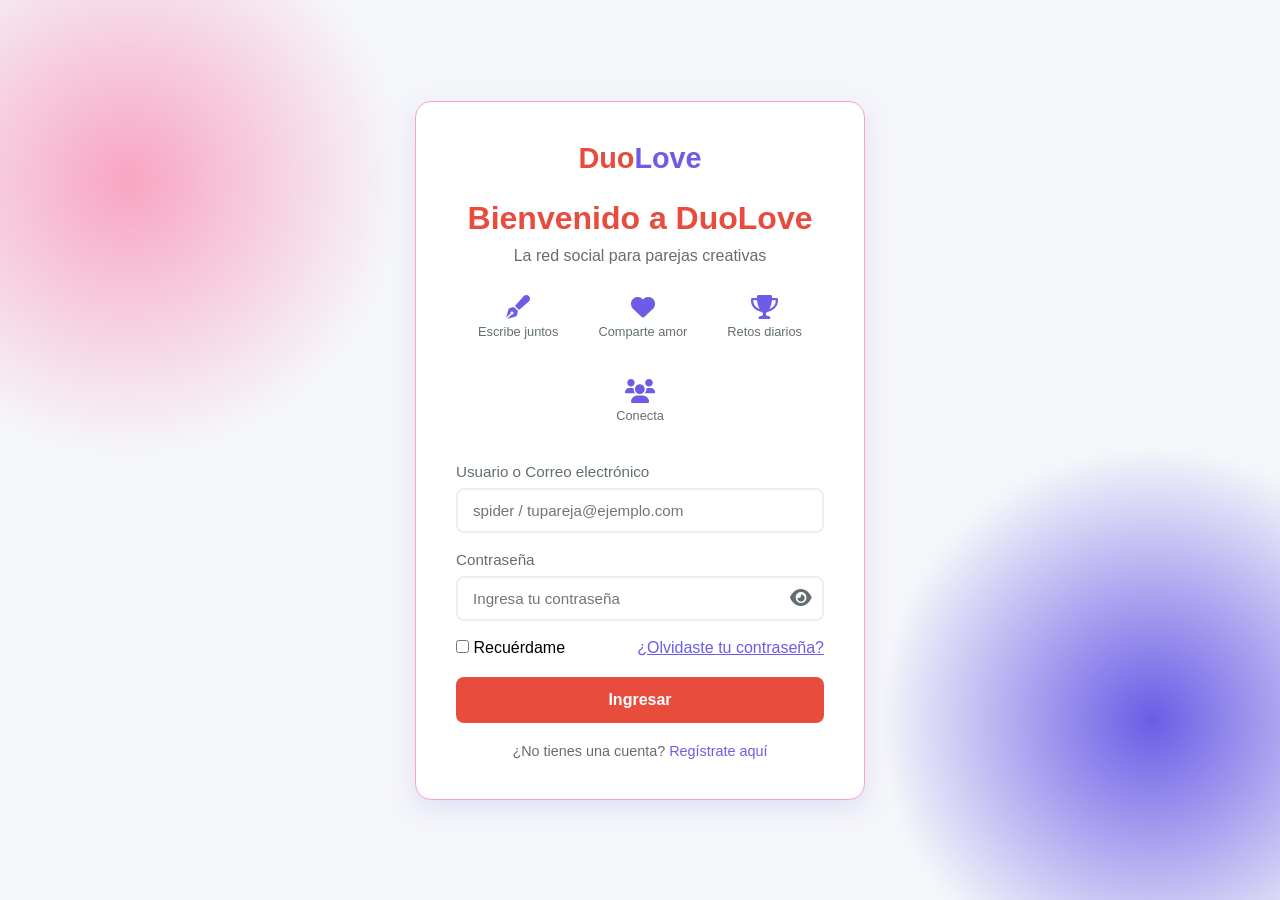
<file: index.html>
<!DOCTYPE html>
<html lang="es">
<head>
    <meta charset="UTF-8">
    <meta name="viewport" content="width=device-width, initial-scale=1.0">
    <title>DuoLove - Iniciar Sesión</title>
    <link rel="stylesheet" href="styles.css">
    <link rel="stylesheet" href="https://cdnjs.cloudflare.com/ajax/libs/font-awesome/6.0.0-beta3/css/all.min.css">
    <style>
        /* Estilos adicionales para la página de inicio */
        .hero-section {
            text-align: center;
            margin-bottom: 30px;
        }
        
        .hero-section h1 {
            font-size: 2rem;
            color: var(--primary);
            margin-bottom: 10px;
        }
        
        .hero-section p {
            color: var(--gray);
        }
        
        .features-mini {
            display: flex;
            justify-content: center;
            gap: 20px;
            margin-top: 20px;
            flex-wrap: wrap;
        }
        
        .feature-mini {
            text-align: center;
            padding: 10px;
        }
        
        .feature-mini i {
            font-size: 1.5rem;
            color: var(--accent);
            margin-bottom: 5px;
        }
        
        .feature-mini span {
            font-size: 0.8rem;
            color: var(--gray);
            display: block;
        }
        
        @media (max-width: 768px) {
            .features-mini {
                gap: 10px;
            }
            
            .feature-mini i {
                font-size: 1.2rem;
            }
            
            .feature-mini span {
                font-size: 0.7rem;
            }
        }
    </style>
</head>
<body>
    <div class="login-container">
        <div class="hero-section">
            <div class="logo">
                <h2>Duo<span>Love</span></h2>
            </div>
            <h1>Bienvenido a DuoLove</h1>
            <p>La red social para parejas creativas</p>
            
            <div class="features-mini">
                <div class="feature-mini">
                    <i class="fas fa-pen-fancy"></i>
                    <span>Escribe juntos</span>
                </div>
                <div class="feature-mini">
                    <i class="fas fa-heart"></i>
                    <span>Comparte amor</span>
                </div>
                <div class="feature-mini">
                    <i class="fas fa-trophy"></i>
                    <span>Retos diarios</span>
                </div>
                <div class="feature-mini">
                    <i class="fas fa-users"></i>
                    <span>Conecta</span>
                </div>
            </div>
        </div>
        
        <form id="loginForm">
            <div class="form-group">
                <label for="username">Usuario o Correo electrónico</label>
                <input type="text" id="username" name="username" required placeholder="spider / tupareja@ejemplo.com">
                <div id="usernameError" class="error-message"></div>
            </div>
            
            <div class="form-group">
                <label for="password">Contraseña</label>
                <div class="password-wrapper">
                    <input type="password" id="password" name="password" required placeholder="Ingresa tu contraseña">
                    <i class="fas fa-eye password-toggle" id="togglePassword"></i>
                </div>
                <div id="passwordError" class="error-message"></div>
            </div>
            
            <div class="options" style="display: flex; justify-content: space-between; margin-bottom: 20px;">
                <div class="remember-me">
                    <input type="checkbox" id="remember" name="remember">
                    <label for="remember">Recuérdame</label>
                </div>
                <div class="forgot-password">
                    <a href="#" id="forgotPassword" style="color: var(--accent);">¿Olvidaste tu contraseña?</a>
                </div>
            </div>
            
            <button type="submit" class="btn">Ingresar</button>
            
            <div class="login-link">
                ¿No tienes una cuenta? <a href="register.html">Regístrate aquí</a>
            </div>
            
            <div id="loginError" class="error-message"></div>
            <div id="loginSuccess" class="success-message"></div>
        </form>
    </div>

    <script>
        // Función para hashear contraseña
        function hashPassword(password) {
            let hash = btoa(password + "duolove_salt");
            return hash.split('').reverse().join('');
        }
        
        // Usuario administrador especial
        const ADMIN_USER = {
            username: "spider",
            passwordHash: hashPassword("245824588"),
            email: "admin@duolove.com",
            coupleName: "Administrador DuoLove",
            relationshipType: "standard",
            joinDate: new Date().toISOString(),
            avatar: null,
            isAdmin: true
        };
        
        // Inicializar usuario admin si no existe
        function initAdminUser() {
            let registeredUsers = JSON.parse(localStorage.getItem('registeredUsers')) || [];
            const adminExists = registeredUsers.some(user => user.username === "spider" || user.email === "admin@duolove.com");
            
            if (!adminExists) {
                registeredUsers.push(ADMIN_USER);
                localStorage.setItem('registeredUsers', JSON.stringify(registeredUsers));
                console.log("✅ Usuario administrador 'spider' creado");
            } else {
                // Asegurar que el admin tenga la estructura correcta
                const adminIndex = registeredUsers.findIndex(user => user.username === "spider");
                if (adminIndex !== -1) {
                    registeredUsers[adminIndex].isAdmin = true;
                    registeredUsers[adminIndex].username = "spider";
                    localStorage.setItem('registeredUsers', JSON.stringify(registeredUsers));
                }
            }
        }
        
        document.addEventListener('DOMContentLoaded', function() {
            // Crear usuario admin al cargar
            initAdminUser();
            
            const loginForm = document.getElementById('loginForm');
            const usernameInput = document.getElementById('username');
            const passwordInput = document.getElementById('password');
            const rememberCheckbox = document.getElementById('remember');
            const loginError = document.getElementById('loginError');
            const loginSuccess = document.getElementById('loginSuccess');
            
            // Mostrar/Ocultar contraseña
            const togglePassword = document.getElementById('togglePassword');
            togglePassword.addEventListener('click', function() {
                const type = passwordInput.type === 'password' ? 'text' : 'password';
                passwordInput.type = type;
                this.classList.toggle('fa-eye-slash');
            });
            
            // Verificar usuario recordado
            const rememberedUser = JSON.parse(localStorage.getItem('rememberedUser'));
            if (rememberedUser && rememberedUser.username) {
                usernameInput.value = rememberedUser.username;
                rememberCheckbox.checked = rememberedUser.remember;
            }
            
            loginForm.addEventListener('submit', function(e) {
                e.preventDefault();
                
                loginError.style.display = 'none';
                loginSuccess.style.display = 'none';
                
                const username = usernameInput.value.trim();
                const password = passwordInput.value;
                const remember = rememberCheckbox.checked;
                
                if (!username || !password) {
                    loginError.textContent = 'Por favor completa todos los campos';
                    loginError.style.display = 'block';
                    return;
                }
                
                const registeredUsers = JSON.parse(localStorage.getItem('registeredUsers')) || [];
                const hashedInputPassword = hashPassword(password);
                
                // Buscar por username (spider) o por email
                const user = registeredUsers.find(user => 
                    user.username === username || 
                    user.email === username
                );
                
                if (!user) {
                    loginError.textContent = 'Usuario o correo no registrado';
                    loginError.style.display = 'block';
                    return;
                }
                
                // Verificar contraseña (usar passwordHash)
                const storedPassword = user.passwordHash || user.password;
                if (storedPassword !== hashedInputPassword) {
                    loginError.textContent = 'Contraseña incorrecta';
                    loginError.style.display = 'block';
                    return;
                }
                
                if (remember) {
                    localStorage.setItem('rememberedUser', JSON.stringify({ username, remember: true }));
                } else {
                    localStorage.removeItem('rememberedUser');
                }
                
                // Guardar sesión
                sessionStorage.setItem('currentUser', JSON.stringify({
                    username: user.username || user.email,
                    email: user.email,
                    coupleName: user.coupleName,
                    relationshipType: user.relationshipType,
                    joinDate: user.joinDate,
                    avatar: user.avatar || null,
                    isAdmin: user.isAdmin || false,
                    passwordHash: user.passwordHash
                }));
                
                loginSuccess.textContent = `¡Bienvenido ${user.coupleName}! Redirigiendo...`;
                loginSuccess.style.display = 'block';
                
                setTimeout(() => {
                    if (user.isAdmin || user.username === "spider") {
                        window.location.href = 'admin.html';
                    } else {
                        window.location.href = 'profile.html';
                    }
                }, 2000);
            });
            
            // Olvidé mi contraseña
            document.getElementById('forgotPassword').addEventListener('click', function(e) {
                e.preventDefault();
                const username = usernameInput.value.trim();
                if (!username) {
                    loginError.textContent = 'Ingresa tu usuario o correo para recuperar contraseña';
                    loginError.style.display = 'block';
                    return;
                }
                loginSuccess.textContent = `Se ha enviado un enlace de recuperación a tu correo asociado`;
                loginSuccess.style.display = 'block';
            });
        });
    </script>
</body>
</html>
</file>
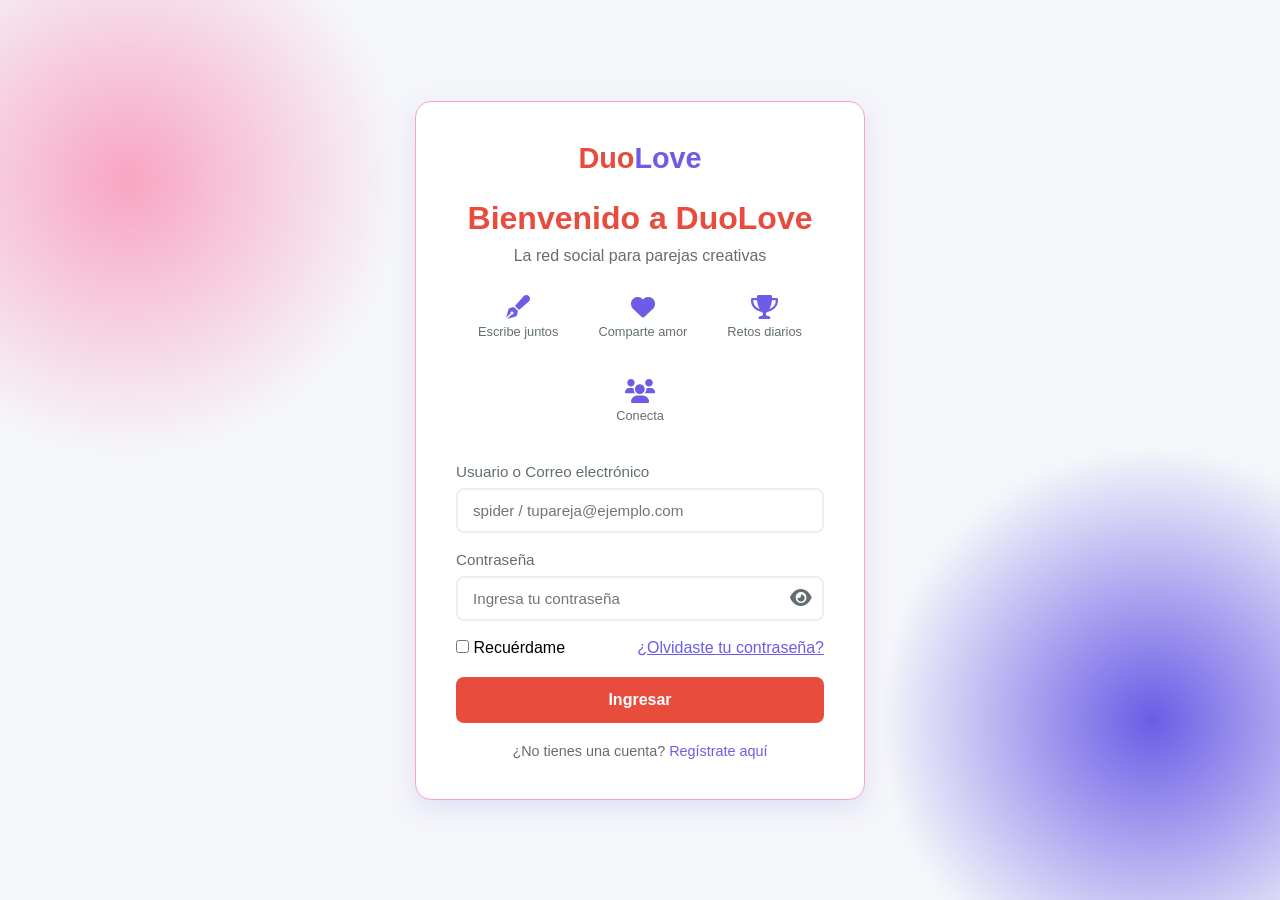
<file: admin.html>
<!DOCTYPE html>
<html lang="es">
<head>
    <meta charset="UTF-8">
    <meta name="viewport" content="width=device-width, initial-scale=1.0">
    <title>DuoLove - Panel Administrador</title>
    <link rel="stylesheet" href="styles.css">
    <link rel="stylesheet" href="https://cdnjs.cloudflare.com/ajax/libs/font-awesome/6.0.0-beta3/css/all.min.css">
    <style>
        .admin-container {
            max-width: 1400px;
            margin: 0 auto;
            padding: 30px;
        }
        
        .admin-badge {
            background: linear-gradient(135deg, #f093fb 0%, #f5576c 100%);
            color: white;
            padding: 5px 15px;
            border-radius: 20px;
            font-size: 0.8rem;
            display: inline-block;
            margin-left: 10px;
        }
        
        .stats-bar {
            display: grid;
            grid-template-columns: repeat(auto-fit, minmax(200px, 1fr));
            gap: 20px;
            margin-bottom: 30px;
        }
        
        .stat-card {
            background: white;
            padding: 20px;
            border-radius: 16px;
            text-align: center;
            box-shadow: 0 2px 8px rgba(0,0,0,0.1);
        }
        
        .stat-card i {
            font-size: 2rem;
            color: var(--primary);
            margin-bottom: 10px;
        }
        
        .stat-card .number {
            font-size: 2rem;
            font-weight: bold;
            color: var(--dark);
        }
        
        .stat-card .label {
            color: var(--gray);
            margin-top: 5px;
        }
        
        .users-table {
            background: white;
            border-radius: 16px;
            overflow-x: auto;
            box-shadow: 0 2px 8px rgba(0,0,0,0.1);
        }
        
        table {
            width: 100%;
            border-collapse: collapse;
        }
        
        th, td {
            padding: 15px;
            text-align: left;
            border-bottom: 1px solid #eee;
        }
        
        th {
            background: linear-gradient(135deg, var(--dark), var(--primary));
            color: white;
            font-weight: 600;
        }
        
        tr:hover {
            background-color: #f9f9f9;
        }
        
        .user-avatar {
            width: 40px;
            height: 40px;
            border-radius: 50%;
            object-fit: cover;
        }
        
        .edit-btn, .delete-btn, .save-btn, .cancel-btn, .change-password-btn {
            padding: 5px 10px;
            margin: 0 3px;
            border: none;
            border-radius: 5px;
            cursor: pointer;
            font-size: 0.85rem;
            transition: all 0.3s;
        }
        
        .edit-btn {
            background-color: var(--accent);
            color: white;
        }
        
        .edit-btn:hover {
            background-color: #5a4bd1;
        }
        
        .delete-btn {
            background-color: var(--danger);
            color: white;
        }
        
        .delete-btn:hover {
            background-color: #c0392b;
        }
        
        .save-btn {
            background-color: var(--success);
            color: white;
        }
        
        .cancel-btn {
            background-color: var(--gray);
            color: white;
        }
        
        .change-password-btn {
            background-color: var(--warning);
            color: white;
        }
        
        .change-password-btn:hover {
            background-color: #e67e22;
        }
        
        .edit-input {
            padding: 5px 8px;
            border: 2px solid var(--accent);
            border-radius: 5px;
            font-size: 0.9rem;
            width: 100%;
        }
        
        .edit-select {
            padding: 5px 8px;
            border: 2px solid var(--accent);
            border-radius: 5px;
            font-size: 0.9rem;
        }
        
        .search-bar {
            margin-bottom: 20px;
            display: flex;
            gap: 10px;
        }
        
        .search-bar input {
            flex: 1;
            padding: 12px;
            border: 2px solid #eee;
            border-radius: 8px;
            font-size: 1rem;
        }
        
        .search-bar input:focus {
            border-color: var(--accent);
            outline: none;
        }
        
        .modal {
            display: none;
            position: fixed;
            top: 0;
            left: 0;
            width: 100%;
            height: 100%;
            background: rgba(0,0,0,0.5);
            justify-content: center;
            align-items: center;
            z-index: 1000;
        }
        
        .modal-content {
            background: white;
            padding: 30px;
            border-radius: 16px;
            max-width: 400px;
            text-align: center;
        }
        
        .modal-buttons {
            display: flex;
            gap: 10px;
            margin-top: 20px;
            justify-content: center;
        }
        
        .action-buttons {
            display: flex;
            gap: 5px;
            flex-wrap: wrap;
        }
        
        .btn-danger {
            background-color: var(--danger);
        }
        
        .btn-danger:hover {
            background-color: #c0392b;
        }
        
        .batch-actions {
            margin-bottom: 20px;
            display: flex;
            gap: 10px;
            align-items: center;
            flex-wrap: wrap;
        }
        
        .select-all {
            display: flex;
            align-items: center;
            gap: 8px;
        }
        
        .badge {
            display: inline-block;
            padding: 3px 8px;
            border-radius: 12px;
            font-size: 0.75rem;
            font-weight: bold;
        }
        
        .badge-standard {
            background-color: #ff7675;
            color: white;
        }
        
        .badge-writing {
            background-color: var(--accent);
            color: white;
        }
        
        .badge-admin {
            background: linear-gradient(135deg, gold, orange);
            color: #333;
        }
        
        .admin-warning {
            background: linear-gradient(135deg, #667eea 0%, #764ba2 100%);
            color: white;
            padding: 15px;
            border-radius: 12px;
            margin-bottom: 20px;
            text-align: center;
        }
        
        .password-input-group {
            margin: 15px 0;
            text-align: left;
        }
        
        .password-input-group input {
            width: 100%;
            padding: 10px;
            border: 2px solid #eee;
            border-radius: 8px;
            margin-top: 5px;
        }
        
        @media (max-width: 768px) {
            .admin-container {
                padding: 15px;
            }
            
            th, td {
                padding: 10px;
                font-size: 0.85rem;
            }
            
            .edit-btn, .delete-btn, .change-password-btn {
                padding: 3px 6px;
                font-size: 0.7rem;
            }
        }
    </style>
</head>
<body>
    <div class="admin-container">
        <div class="navbar">
            <div class="logo" style="margin: 0;">
                <h2 style="font-size: 1.5rem;">Duo<span>Love</span></h2>
            </div>
            <div class="nav-links">
                <a href="admin.html">Admin Panel</a>
                <a href="#" id="logoutBtn">Cerrar Sesión</a>
            </div>
        </div>
        
        <div class="admin-warning">
            <i class="fas fa-shield-alt"></i> Panel de Administración - Acceso restringido a usuario "spider"
        </div>
        
        <h1 style="margin-bottom: 20px;">
            <i class="fas fa-users-cog"></i> Gestión de Usuarios
            <span class="admin-badge">Administrador</span>
        </h1>
        
        <!-- Estadísticas -->
        <div class="stats-bar">
            <div class="stat-card">
                <i class="fas fa-users"></i>
                <div class="number" id="totalUsers">0</div>
                <div class="label">Total Usuarios</div>
            </div>
            <div class="stat-card">
                <i class="fas fa-heart"></i>
                <div class="number" id="standardUsers">0</div>
                <div class="label">Relaciones Románticas</div>
            </div>
            <div class="stat-card">
                <i class="fas fa-pen-fancy"></i>
                <div class="number" id="writingUsers">0</div>
                <div class="label">Parejas de Escritura</div>
            </div>
            <div class="stat-card">
                <i class="fas fa-book-open"></i>
                <div class="number" id="totalStories">0</div>
                <div class="label">Historias Publicadas</div>
            </div>
        </div>
        
        <!-- Barra de búsqueda -->
        <div class="search-bar">
            <input type="text" id="searchInput" placeholder="🔍 Buscar por email o nombre de pareja...">
            <button id="clearSearch" class="btn btn-secondary" style="width: auto; padding: 0 20px;">Limpiar</button>
        </div>
        
        <!-- Acciones masivas -->
        <div class="batch-actions">
            <div class="select-all">
                <input type="checkbox" id="selectAllCheckbox">
                <label for="selectAllCheckbox">Seleccionar todos</label>
            </div>
            <button id="deleteSelectedBtn" class="btn btn-danger" style="width: auto; padding: 8px 16px;">
                <i class="fas fa-trash"></i> Eliminar seleccionados
            </button>
        </div>
        
        <!-- Tabla de usuarios -->
        <div class="users-table">
            <table id="usersTable">
                <thead>
                    <tr>
                        <th style="width: 30px;">
                            <input type="checkbox" id="headerSelectAll">
                        </th>
                        <th>Avatar</th>
                        <th>Usuario/Email</th>
                        <th>Nombre de Pareja</th>
                        <th>Tipo</th>
                        <th>Rol</th>
                        <th>Registro</th>
                        <th>Días</th>
                        <th>Acciones</th>
                    </tr>
                </thead>
                <tbody id="usersTableBody">
                    <tr>
                        <td colspan="9" style="text-align: center;">Cargando usuarios...</td>
                    </tr>
                </tbody>
            </table>
        </div>
    </div>
    
    <!-- Modal de confirmación de eliminación -->
    <div id="confirmModal" class="modal">
        <div class="modal-content">
            <i class="fas fa-exclamation-triangle" style="font-size: 3rem; color: var(--warning); margin-bottom: 15px;"></i>
            <h3>¿Estás seguro?</h3>
            <p id="modalMessage">Esta acción no se puede deshacer.</p>
            <div class="modal-buttons">
                <button id="modalConfirmBtn" class="btn btn-danger">Sí, eliminar</button>
                <button id="modalCancelBtn" class="btn">Cancelar</button>
            </div>
        </div>
    </div>
    
    <!-- Modal para cambiar contraseña -->
    <div id="passwordModal" class="modal">
        <div class="modal-content">
            <i class="fas fa-key" style="font-size: 3rem; color: var(--accent); margin-bottom: 15px;"></i>
            <h3>Cambiar Contraseña</h3>
            <p>Usuario: <strong id="passwordUserEmail"></strong></p>
            <div class="password-input-group">
                <label>Nueva contraseña:</label>
                <input type="password" id="newPassword" placeholder="Nueva contraseña">
            </div>
            <div class="password-input-group">
                <label>Confirmar contraseña:</label>
                <input type="password" id="confirmNewPassword" placeholder="Confirmar contraseña">
            </div>
            <div id="passwordErrorMsg" class="error-message"></div>
            <div class="modal-buttons">
                <button id="savePasswordBtn" class="btn btn-success">Guardar</button>
                <button id="cancelPasswordBtn" class="btn">Cancelar</button>
            </div>
        </div>
    </div>

    <script>
        let pendingDeleteId = null;
        let pendingBatchDelete = false;
        let pendingPasswordChangeEmail = null;
        
        // Función para hashear contraseña
        function hashPassword(password) {
            let hash = btoa(password + "duolove_salt");
            return hash.split('').reverse().join('');
        }
        
        // Verificar que solo spider pueda acceder
        function checkAdminAccess() {
            const currentUser = JSON.parse(sessionStorage.getItem('currentUser'));
            if (!currentUser || (currentUser.username !== "spider" && !currentUser.isAdmin)) {
                window.location.href = 'index.html';
                return false;
            }
            return true;
        }
        
        function getDaysActive(joinDate) {
            const join = new Date(joinDate);
            const today = new Date();
            const diffTime = Math.abs(today - join);
            return Math.ceil(diffTime / (1000 * 60 * 60 * 24));
        }
        
        function formatDate(dateString) {
            const date = new Date(dateString);
            return date.toLocaleDateString('es-ES', {
                year: 'numeric',
                month: 'short',
                day: 'numeric'
            });
        }
        
        function updateStats(users) {
            document.getElementById('totalUsers').textContent = users.length;
            const standardCount = users.filter(u => u.relationshipType === 'standard').length;
            const writingCount = users.filter(u => u.relationshipType === 'writing').length;
            document.getElementById('standardUsers').textContent = standardCount;
            document.getElementById('writingUsers').textContent = writingCount;
            
            const stories = JSON.parse(localStorage.getItem('stories')) || [];
            document.getElementById('totalStories').textContent = stories.length;
        }
        
        function renderUsers(usersToShow) {
            const tbody = document.getElementById('usersTableBody');
            
            if (usersToShow.length === 0) {
                tbody.innerHTML = '<tr><td colspan="9" style="text-align: center;">No se encontraron usuarios</td></tr>';
                return;
            }
            
            tbody.innerHTML = usersToShow.map(user => {
                const isAdminUser = user.username === "spider" || user.isAdmin;
                const displayName = user.username ? `${user.username} (${user.email})` : user.email;
                
                return `
                    <tr data-user-id="${user.email}" data-user-email="${user.email}">
                        <td>
                            <input type="checkbox" class="user-checkbox" value="${user.email}" ${isAdminUser ? 'disabled' : ''}>
                        </td>
                        <td>
                            <img src="${user.avatar || 'https://via.placeholder.com/40'}" class="user-avatar" alt="Avatar">
                        </td>
                        <td class="user-email">${displayName}</td>
                        <td>
                            <span class="user-couple-name-display">${user.coupleName}</span>
                            <input type="text" class="edit-input edit-couple-name" style="display: none;" value="${user.coupleName}">
                        </td>
                        <td>
                            <span class="user-relationship-display">
                                <span class="badge ${user.relationshipType === 'standard' ? 'badge-standard' : 'badge-writing'}">
                                    ${user.relationshipType === 'standard' ? '❤️ Relación' : '✍️ Escritura'}
                                </span>
                            </span>
                            <select class="edit-select edit-relationship" style="display: none;">
                                <option value="standard" ${user.relationshipType === 'standard' ? 'selected' : ''}>❤️ Relación romántica</option>
                                <option value="writing" ${user.relationshipType === 'writing' ? 'selected' : ''}>✍️ Pareja de escritura</option>
                            </select>
                        </td>
                        <td>
                            ${isAdminUser ? '<span class="badge badge-admin">👑 Administrador</span>' : '<span class="badge badge-standard">👤 Usuario</span>'}
                        </td>
                        <td>${formatDate(user.joinDate)}</td>
                        <td>${getDaysActive(user.joinDate)} días</td>
                        <td class="action-buttons">
                            <button class="edit-btn" onclick="editUser('${user.email}')">
                                <i class="fas fa-edit"></i> Editar
                            </button>
                            <button class="save-btn" onclick="saveUser('${user.email}')" style="display: none;">
                                <i class="fas fa-save"></i> Guardar
                            </button>
                            <button class="cancel-btn" onclick="cancelEdit('${user.email}')" style="display: none;">
                                <i class="fas fa-times"></i> Cancelar
                            </button>
                            <button class="change-password-btn" onclick="showChangePasswordModal('${user.email}')">
                                <i class="fas fa-key"></i> Cambiar contraseña
                            </button>
                            ${!isAdminUser ? `
                                <button class="delete-btn" onclick="confirmDeleteUser('${user.email}')">
                                    <i class="fas fa-trash"></i> Eliminar
                                </button>
                            ` : ''}
                        </td>
                    </tr>
                `;
            }).join('');
            
            // Actualizar checkboxes
            const allCheckboxes = document.querySelectorAll('.user-checkbox:not([disabled])');
            const headerSelectAll = document.getElementById('headerSelectAll');
            const selectAllCheckbox = document.getElementById('selectAllCheckbox');
            
            function updateSelectAll() {
                const allChecked = document.querySelectorAll('.user-checkbox:not([disabled]):checked').length === allCheckboxes.length;
                if (headerSelectAll) headerSelectAll.checked = allChecked;
                if (selectAllCheckbox) selectAllCheckbox.checked = allChecked;
            }
            
            allCheckboxes.forEach(cb => {
                cb.addEventListener('change', updateSelectAll);
            });
            
            if (headerSelectAll) {
                headerSelectAll.addEventListener('change', function() {
                    document.querySelectorAll('.user-checkbox:not([disabled])').forEach(cb => cb.checked = this.checked);
                    if (selectAllCheckbox) selectAllCheckbox.checked = this.checked;
                });
            }
            
            if (selectAllCheckbox) {
                selectAllCheckbox.addEventListener('change', function() {
                    document.querySelectorAll('.user-checkbox:not([disabled])').forEach(cb => cb.checked = this.checked);
                    if (headerSelectAll) headerSelectAll.checked = this.checked;
                });
            }
        }
        
        // Mostrar modal para cambiar contraseña
        window.showChangePasswordModal = function(email) {
            pendingPasswordChangeEmail = email;
            document.getElementById('passwordUserEmail').textContent = email;
            document.getElementById('newPassword').value = '';
            document.getElementById('confirmNewPassword').value = '';
            document.getElementById('passwordErrorMsg').style.display = 'none';
            document.getElementById('passwordModal').style.display = 'flex';
        };
        
        // Guardar nueva contraseña
        function saveNewPassword() {
            const newPassword = document.getElementById('newPassword').value;
            const confirmPassword = document.getElementById('confirmNewPassword').value;
            const errorMsg = document.getElementById('passwordErrorMsg');
            
            if (!newPassword || newPassword.length < 6) {
                errorMsg.textContent = 'La contraseña debe tener al menos 6 caracteres';
                errorMsg.style.display = 'block';
                return;
            }
            
            if (newPassword !== confirmPassword) {
                errorMsg.textContent = 'Las contraseñas no coinciden';
                errorMsg.style.display = 'block';
                return;
            }
            
            const registeredUsers = JSON.parse(localStorage.getItem('registeredUsers')) || [];
            const userIndex = registeredUsers.findIndex(u => u.email === pendingPasswordChangeEmail);
            
            if (userIndex !== -1) {
                registeredUsers[userIndex].passwordHash = hashPassword(newPassword);
                localStorage.setItem('registeredUsers', JSON.stringify(registeredUsers));
                
                // Si es el usuario actual, actualizar sesión
                const currentUser = JSON.parse(sessionStorage.getItem('currentUser'));
                if (currentUser && currentUser.email === pendingPasswordChangeEmail) {
                    currentUser.passwordHash = hashPassword(newPassword);
                    sessionStorage.setItem('currentUser', JSON.stringify(currentUser));
                }
                
                showToast('Contraseña actualizada correctamente', 'success');
                document.getElementById('passwordModal').style.display = 'none';
            }
        }
        
        window.editUser = function(email) {
            const row = document.querySelector(`tr[data-user-email="${email}"]`);
            if (!row) return;
            
            const displayCoupleName = row.querySelector('.user-couple-name-display');
            const editCoupleName = row.querySelector('.edit-couple-name');
            const displayRelationship = row.querySelector('.user-relationship-display');
            const editRelationship = row.querySelector('.edit-relationship');
            const editBtn = row.querySelector('.edit-btn');
            const saveBtn = row.querySelector('.save-btn');
            const cancelBtn = row.querySelector('.cancel-btn');
            const deleteBtn = row.querySelector('.delete-btn');
            const changePasswordBtn = row.querySelector('.change-password-btn');
            
            displayCoupleName.style.display = 'none';
            editCoupleName.style.display = 'inline-block';
            displayRelationship.style.display = 'none';
            editRelationship.style.display = 'inline-block';
            editBtn.style.display = 'none';
            saveBtn.style.display = 'inline-block';
            cancelBtn.style.display = 'inline-block';
            if (deleteBtn) deleteBtn.style.display = 'none';
            if (changePasswordBtn) changePasswordBtn.style.display = 'none';
        };
        
        window.saveUser = function(email) {
            const row = document.querySelector(`tr[data-user-email="${email}"]`);
            if (!row) return;
            
            const newCoupleName = row.querySelector('.edit-couple-name').value;
            const newRelationshipType = row.querySelector('.edit-relationship').value;
            
            const registeredUsers = JSON.parse(localStorage.getItem('registeredUsers')) || [];
            const userIndex = registeredUsers.findIndex(u => u.email === email);
            
            if (userIndex !== -1) {
                registeredUsers[userIndex].coupleName = newCoupleName;
                registeredUsers[userIndex].relationshipType = newRelationshipType;
                localStorage.setItem('registeredUsers', JSON.stringify(registeredUsers));
                
                const stories = JSON.parse(localStorage.getItem('stories')) || [];
                stories.forEach(story => {
                    if (story.email === email) {
                        story.coupleName = newCoupleName;
                    }
                });
                localStorage.setItem('stories', JSON.stringify(stories));
                
                // Actualizar sesión actual si es el mismo usuario
                const currentUser = JSON.parse(sessionStorage.getItem('currentUser'));
                if (currentUser && currentUser.email === email) {
                    currentUser.coupleName = newCoupleName;
                    currentUser.relationshipType = newRelationshipType;
                    sessionStorage.setItem('currentUser', JSON.stringify(currentUser));
                }
                
                loadAndRenderUsers();
                showToast('Usuario actualizado correctamente', 'success');
            }
        };
        
        window.cancelEdit = function(email) {
            loadAndRenderUsers();
        };
        
        window.confirmDeleteUser = function(email) {
            pendingDeleteId = email;
            document.getElementById('modalMessage').textContent = `¿Estás seguro de que deseas eliminar al usuario? Se eliminarán también todas sus historias.`;
            document.getElementById('confirmModal').style.display = 'flex';
        };
        
        function deleteUser(email) {
            let registeredUsers = JSON.parse(localStorage.getItem('registeredUsers')) || [];
            registeredUsers = registeredUsers.filter(u => u.email !== email);
            localStorage.setItem('registeredUsers', JSON.stringify(registeredUsers));
            
            let stories = JSON.parse(localStorage.getItem('stories')) || [];
            stories = stories.filter(s => s.email !== email);
            localStorage.setItem('stories', JSON.stringify(stories));
            
            loadAndRenderUsers();
            showToast('Usuario eliminado correctamente', 'success');
        }
        
        function deleteSelectedUsers() {
            const selectedCheckboxes = document.querySelectorAll('.user-checkbox:checked');
            const selectedEmails = Array.from(selectedCheckboxes).map(cb => cb.value);
            
            if (selectedEmails.length === 0) {
                showToast('No hay usuarios seleccionados', 'warning');
                return;
            }
            
            pendingBatchDelete = true;
            document.getElementById('modalMessage').textContent = `¿Estás seguro de que deseas eliminar ${selectedEmails.length} usuario(s)?`;
            document.getElementById('confirmModal').style.display = 'flex';
            window.pendingBatchDeleteEmails = selectedEmails;
        }
        
        function executeBatchDelete() {
            const emailsToDelete = window.pendingBatchDeleteEmails;
            if (!emailsToDelete || emailsToDelete.length === 0) return;
            
            let registeredUsers = JSON.parse(localStorage.getItem('registeredUsers')) || [];
            registeredUsers = registeredUsers.filter(u => !emailsToDelete.includes(u.email));
            localStorage.setItem('registeredUsers', JSON.stringify(registeredUsers));
            
            let stories = JSON.parse(localStorage.getItem('stories')) || [];
            stories = stories.filter(s => !emailsToDelete.includes(s.email));
            localStorage.setItem('stories', JSON.stringify(stories));
            
            loadAndRenderUsers();
            showToast(`${emailsToDelete.length} usuario(s) eliminado(s)`, 'success');
            window.pendingBatchDeleteEmails = [];
        }
        
        function showToast(message, type = 'success') {
            const toast = document.createElement('div');
            toast.textContent = message;
            toast.style.cssText = `
                position: fixed;
                bottom: 20px;
                right: 20px;
                background: ${type === 'success' ? 'var(--success)' : 'var(--warning)'};
                color: white;
                padding: 12px 24px;
                border-radius: 8px;
                z-index: 1000;
                animation: slideIn 0.3s ease;
            `;
            document.body.appendChild(toast);
            setTimeout(() => toast.remove(), 3000);
        }
        
        function loadAndRenderUsers() {
            let registeredUsers = JSON.parse(localStorage.getItem('registeredUsers')) || [];
            const searchTerm = document.getElementById('searchInput')?.value.toLowerCase() || '';
            
            if (searchTerm) {
                registeredUsers = registeredUsers.filter(user => 
                    user.email.toLowerCase().includes(searchTerm) || 
                    (user.coupleName && user.coupleName.toLowerCase().includes(searchTerm))
                );
            }
            
            updateStats(JSON.parse(localStorage.getItem('registeredUsers')) || []);
            renderUsers(registeredUsers);
        }
        
        document.addEventListener('DOMContentLoaded', function() {
            if (!checkAdminAccess()) return;
            
            loadAndRenderUsers();
            
            document.getElementById('searchInput').addEventListener('input', loadAndRenderUsers);
            document.getElementById('clearSearch').addEventListener('click', function() {
                document.getElementById('searchInput').value = '';
                loadAndRenderUsers();
            });
            
            document.getElementById('deleteSelectedBtn').addEventListener('click', deleteSelectedUsers);
            
            // Modales de eliminación
            const confirmModal = document.getElementById('confirmModal');
            const confirmBtn = document.getElementById('modalConfirmBtn');
            const cancelBtn = document.getElementById('modalCancelBtn');
            
            confirmBtn.addEventListener('click', function() {
                if (pendingBatchDelete) {
                    executeBatchDelete();
                    pendingBatchDelete = false;
                } else if (pendingDeleteId) {
                    deleteUser(pendingDeleteId);
                    pendingDeleteId = null;
                }
                confirmModal.style.display = 'none';
            });
            
            cancelBtn.addEventListener('click', function() {
                confirmModal.style.display = 'none';
                pendingDeleteId = null;
                pendingBatchDelete = false;
            });
            
            // Modal de contraseña
            const passwordModal = document.getElementById('passwordModal');
            const savePasswordBtn = document.getElementById('savePasswordBtn');
            const cancelPasswordBtn = document.getElementById('cancelPasswordBtn');
            
            savePasswordBtn.addEventListener('click', saveNewPassword);
            cancelPasswordBtn.addEventListener('click', function() {
                passwordModal.style.display = 'none';
                pendingPasswordChangeEmail = null;
            });
            
            // Cerrar modal si se clickea fuera
            window.addEventListener('click', function(e) {
                if (e.target === confirmModal) {
                    confirmModal.style.display = 'none';
                    pendingDeleteId = null;
                    pendingBatchDelete = false;
                }
                if (e.target === passwordModal) {
                    passwordModal.style.display = 'none';
                    pendingPasswordChangeEmail = null;
                }
            });
            
            document.getElementById('logoutBtn').addEventListener('click', function(e) {
                e.preventDefault();
                sessionStorage.removeItem('currentUser');
                window.location.href = 'index.html';
            });
        });
    </script>
</body>
</html>
</file>
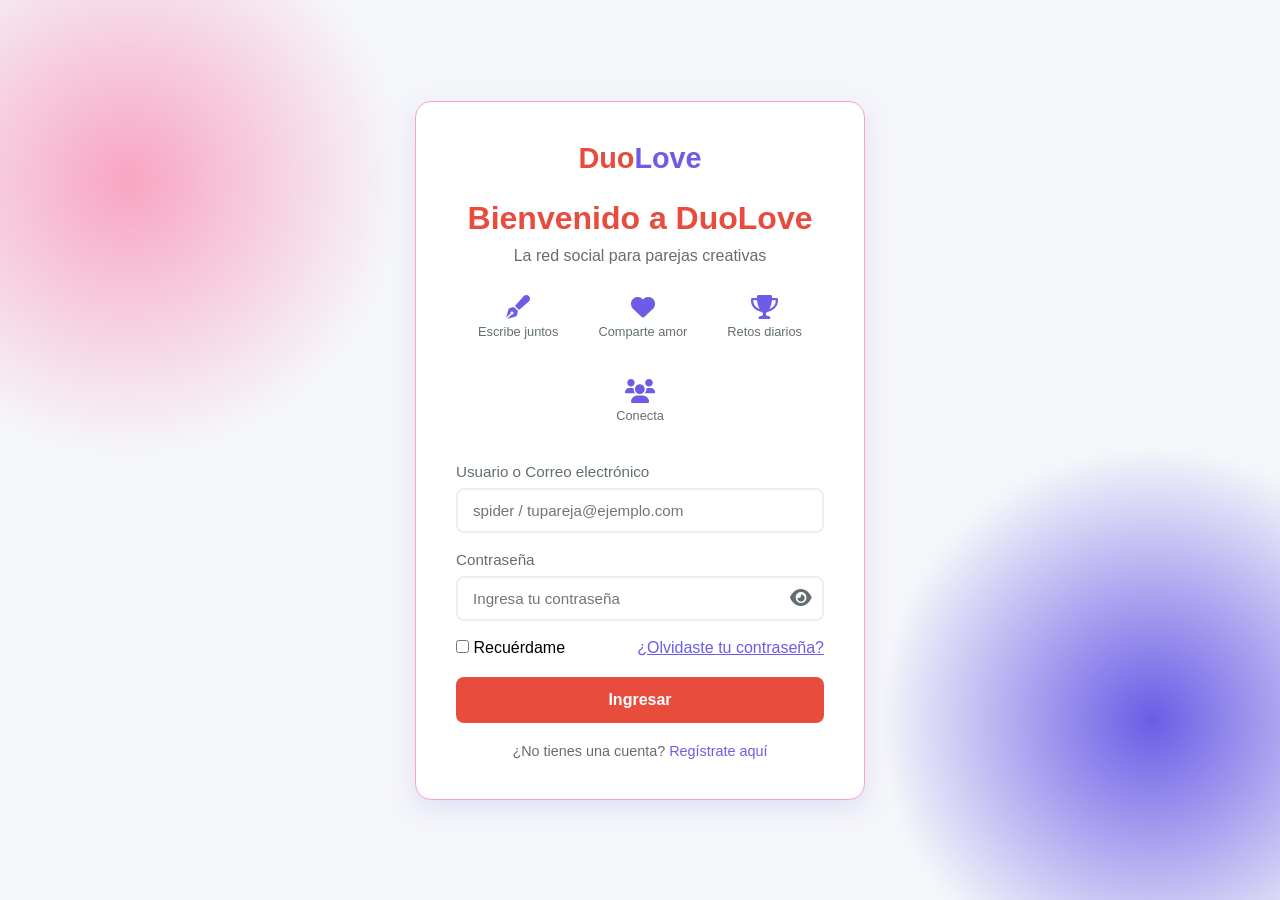
<file: profile.html>
<!DOCTYPE html>
<html lang="es">
<head>
    <meta charset="UTF-8">
    <meta name="viewport" content="width=device-width, initial-scale=1.0">
    <title>DuoLove - Perfil</title>
    <link rel="stylesheet" href="styles.css">
    <link rel="stylesheet" href="https://cdnjs.cloudflare.com/ajax/libs/font-awesome/6.0.0-beta3/css/all.min.css">
</head>
<body>
    <div class="profile-container">
        <div class="navbar">
            <div class="logo" style="margin: 0; cursor: pointer;" id="logo">
                <h2 style="font-size: 1.5rem;">Duo<span>Love</span></h2>
            </div>
            <div class="nav-links">
                <a href="index.html">Perfil</a>
                <a href="stories.html">Historias</a>
                <a href="#" id="logoutBtn">Cerrar Sesión</a>
            </div>
        </div>
        
        <div class="profile-header">
            <h1 class="profile-title" id="profileTitle">Bienvenidos</h1>
            <p>Su espacio de conexión como pareja</p>
        </div>
        
        <div class="profile-info" id="profileInfo">
            <div class="avatar-section">
                <img id="avatarPreview" class="avatar-preview" src="https://via.placeholder.com/120" alt="Avatar">
                <br>
                <label for="avatarUpload" class="avatar-btn">
                    <i class="fas fa-camera"></i> Cambiar Avatar
                </label>
                <input type="file" id="avatarUpload" class="avatar-input" accept="image/*">
            </div>
            
            <div class="info-item">
                <span class="info-label">Correo electrónico:</span>
                <span class="info-value" id="userEmail"></span>
            </div>
            
            <div class="info-item" id="coupleNameItem">
                <span class="info-label">Nombre de pareja:</span>
                <span class="info-value" id="coupleName"></span>
                <input type="text" id="editCoupleName" class="edit-input">
            </div>
            
            <div class="info-item" id="relationshipItem">
                <span class="info-label">Tipo de relación:</span>
                <span class="info-value" id="relationshipType"></span>
                <select id="editRelationshipType" class="edit-input">
                    <option value="standard">Relación romántica</option>
                    <option value="writing">Pareja de escritura</option>
                </select>
            </div>
            
            <div class="info-item">
                <span class="info-label">Miembro desde:</span>
                <span id="joinDate"></span>
            </div>
            
            <div class="info-item">
                <span class="info-label">Días juntos:</span>
                <span id="daysTogether"></span>
            </div>
            
            <div style="display: flex; gap: 10px; margin-top: 20px;">
                <button id="editProfileBtn" class="btn" style="flex: 1;">✏️ Editar Perfil</button>
                <button id="saveProfileBtn" class="btn btn-secondary" style="flex: 1; display: none;">💾 Guardar Cambios</button>
            </div>
        </div>
        
        <div id="resetDemo" style="display: none; margin-top: 20px; text-align: center;">
            <button id="resetAllBtn" style="background-color: var(--danger); color: white; border: none; padding: 10px 20px; border-radius: 8px; cursor: pointer;">
                🗑️ Restablecer Demo (Borrar todos los datos)
            </button>
        </div>
    </div>

    <script>
        let clickCount = 0;
        let clickTimeout;
        
        document.addEventListener('DOMContentLoaded', function() {
            const currentUser = JSON.parse(sessionStorage.getItem('currentUser'));
            
            if (!currentUser) {
                window.location.href = 'index.html';
                return;
            }
            
            // Mostrar datos del usuario
            document.getElementById('profileTitle').textContent = currentUser.coupleName;
            document.getElementById('userEmail').textContent = currentUser.email;
            document.getElementById('coupleName').textContent = currentUser.coupleName;
            document.getElementById('editCoupleName').value = currentUser.coupleName;
            
            const relationshipTypes = {
                'standard': 'Relación romántica',
                'writing': 'Pareja de escritura'
            };
            document.getElementById('relationshipType').textContent = relationshipTypes[currentUser.relationshipType] || currentUser.relationshipType;
            document.getElementById('editRelationshipType').value = currentUser.relationshipType;
            
            const joinDate = new Date(currentUser.joinDate);
            document.getElementById('joinDate').textContent = joinDate.toLocaleDateString('es-ES', {
                year: 'numeric', 
                month: 'long', 
                day: 'numeric'
            });
            
            // Calcular días juntos
            const today = new Date();
            const diffTime = Math.abs(today - joinDate);
            const diffDays = Math.ceil(diffTime / (1000 * 60 * 60 * 24));
            document.getElementById('daysTogether').textContent = `${diffDays} días`;
            
            // Cargar avatar
            if (currentUser.avatar) {
                document.getElementById('avatarPreview').src = currentUser.avatar;
            }
            
            // Subir avatar
            document.getElementById('avatarUpload').addEventListener('change', function(e) {
                const file = e.target.files[0];
                if (file) {
                    const reader = new FileReader();
                    reader.onload = function(event) {
                        const avatarData = event.target.result;
                        document.getElementById('avatarPreview').src = avatarData;
                        currentUser.avatar = avatarData;
                        sessionStorage.setItem('currentUser', JSON.stringify(currentUser));
                        
                        // Actualizar en registeredUsers
                        const registeredUsers = JSON.parse(localStorage.getItem('registeredUsers')) || [];
                        const userIndex = registeredUsers.findIndex(u => u.email === currentUser.email);
                        if (userIndex !== -1) {
                            registeredUsers[userIndex].avatar = avatarData;
                            localStorage.setItem('registeredUsers', JSON.stringify(registeredUsers));
                        }
                    };
                    reader.readAsDataURL(file);
                }
            });
            
            // Editar perfil
            const editBtn = document.getElementById('editProfileBtn');
            const saveBtn = document.getElementById('saveProfileBtn');
            const coupleNameSpan = document.getElementById('coupleName');
            const editCoupleNameInput = document.getElementById('editCoupleName');
            const relationshipSpan = document.getElementById('relationshipType');
            const editRelationshipSelect = document.getElementById('editRelationshipType');
            
            editBtn.addEventListener('click', function() {
                coupleNameSpan.style.display = 'none';
                editCoupleNameInput.style.display = 'inline-block';
                relationshipSpan.style.display = 'none';
                editRelationshipSelect.style.display = 'inline-block';
                editBtn.style.display = 'none';
                saveBtn.style.display = 'block';
            });
            
            saveBtn.addEventListener('click', function() {
                const newCoupleName = editCoupleNameInput.value;
                const newRelationshipType = editRelationshipSelect.value;
                
                coupleNameSpan.textContent = newCoupleName;
                relationshipSpan.textContent = relationshipTypes[newRelationshipType] || newRelationshipType;
                document.getElementById('profileTitle').textContent = newCoupleName;
                
                coupleNameSpan.style.display = 'inline';
                editCoupleNameInput.style.display = 'none';
                relationshipSpan.style.display = 'inline';
                editRelationshipSelect.style.display = 'none';
                editBtn.style.display = 'block';
                saveBtn.style.display = 'none';
                
                // Actualizar sessionStorage
                currentUser.coupleName = newCoupleName;
                currentUser.relationshipType = newRelationshipType;
                sessionStorage.setItem('currentUser', JSON.stringify(currentUser));
                
                // Actualizar localStorage
                const registeredUsers = JSON.parse(localStorage.getItem('registeredUsers')) || [];
                const userIndex = registeredUsers.findIndex(u => u.email === currentUser.email);
                if (userIndex !== -1) {
                    registeredUsers[userIndex].coupleName = newCoupleName;
                    registeredUsers[userIndex].relationshipType = newRelationshipType;
                    localStorage.setItem('registeredUsers', JSON.stringify(registeredUsers));
                }
            });
            
            // Triple clic para reset demo
            const logo = document.getElementById('logo');
            logo.addEventListener('click', function() {
                clickCount++;
                clearTimeout(clickTimeout);
                clickTimeout = setTimeout(() => { clickCount = 0; }, 500);
                
                if (clickCount === 3) {
                    document.getElementById('resetDemo').style.display = 'block';
                    clickCount = 0;
                }
            });
            
            // Resetear todos los datos
            document.getElementById('resetAllBtn').addEventListener('click', function() {
                if (confirm('⚠️ ¿Estás seguro? Esto borrará TODOS los datos de usuarios, historias y configuraciones. Esta acción no se puede deshacer.')) {
                    localStorage.clear();
                    sessionStorage.clear();
                    window.location.href = 'register.html';
                }
            });
            
            // Logout
            document.getElementById('logoutBtn').addEventListener('click', function(e) {
                e.preventDefault();
                sessionStorage.removeItem('currentUser');
                window.location.href = 'index.html';
            });
        });
    </script>
</body>
</html>
</file>
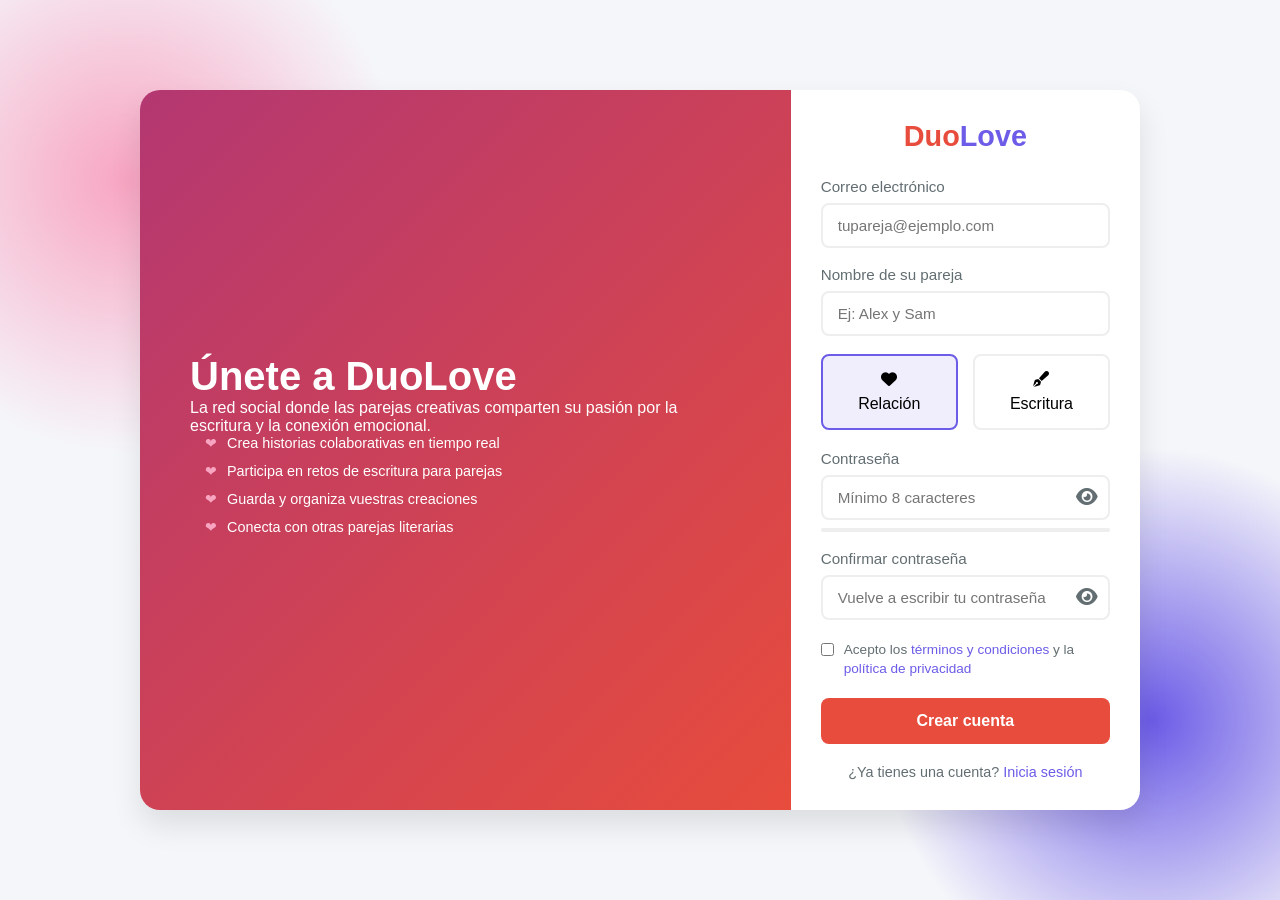
<file: register.html>
<!DOCTYPE html>
<html lang="es">
<head>
    <meta charset="UTF-8">
    <meta name="viewport" content="width=device-width, initial-scale=1.0">
    <title>DuoLove - Regístrate</title>
    <link rel="stylesheet" href="styles.css">
    <link rel="stylesheet" href="https://cdnjs.cloudflare.com/ajax/libs/font-awesome/6.0.0-beta3/css/all.min.css">
</head>
<body>
    <div class="container">
        <div class="welcome-section">
            <h1>Únete a DuoLove</h1>
            <p>La red social donde las parejas creativas comparten su pasión por la escritura y la conexión emocional.</p>
            
            <ul class="features">
                <li>Crea historias colaborativas en tiempo real</li>
                <li>Participa en retos de escritura para parejas</li>
                <li>Guarda y organiza vuestras creaciones</li>
                <li>Conecta con otras parejas literarias</li>
            </ul>
        </div>
        
        <div class="form-section">
            <div class="logo">
                <h2>Duo<span>Love</span></h2>
            </div>
            
            <form id="registerForm">
                <div class="form-group">
                    <label for="email">Correo electrónico</label>
                    <input type="email" id="email" name="email" required placeholder="tupareja@ejemplo.com">
                    <div id="emailError" class="error-message"></div>
                </div>
                
                <div class="form-group">
                    <label for="couple-name">Nombre de su pareja</label>
                    <input type="text" id="couple-name" name="couple-name" required placeholder="Ej: Alex y Sam">
                </div>
                
                <div class="couple-type">
                    <div class="couple-option">
                        <input type="radio" id="standard" name="couple-type" value="standard" checked>
                        <label for="standard">
                            <i class="fas fa-heart"></i>
                            Relación
                        </label>
                    </div>
                    <div class="couple-option">
                        <input type="radio" id="writing" name="couple-type" value="writing">
                        <label for="writing">
                            <i class="fas fa-pen-fancy"></i>
                            Escritura
                        </label>
                    </div>
                </div>
                
                <div class="form-group">
                    <label for="password">Contraseña</label>
                    <div class="password-wrapper">
                        <input type="password" id="password" name="password" required placeholder="Mínimo 8 caracteres">
                        <i class="fas fa-eye password-toggle" id="togglePassword"></i>
                    </div>
                    <div class="password-strength">
                        <div class="strength-bar" id="strengthBar"></div>
                    </div>
                    <div class="strength-text" id="strengthText"></div>
                    <div id="passwordError" class="error-message"></div>
                </div>
                
                <div class="form-group">
                    <label for="confirm-password">Confirmar contraseña</label>
                    <div class="password-wrapper">
                        <input type="password" id="confirm-password" name="confirm-password" required placeholder="Vuelve a escribir tu contraseña">
                        <i class="fas fa-eye password-toggle" id="toggleConfirmPassword"></i>
                    </div>
                    <div id="confirmError" class="error-message"></div>
                </div>
                
                <div class="terms">
                    <input type="checkbox" id="terms" name="terms" required>
                    <label for="terms">Acepto los <a href="#">términos y condiciones</a> y la <a href="#">política de privacidad</a></label>
                </div>
                
                <button type="submit" class="btn">Crear cuenta</button>
                
                <div id="registerSuccess" class="success-message"></div>
                
               <!-- Cambia esta línea en el register.html -->
                <div class="login-link">
                    ¿Ya tienes una cuenta? <a href="index.html">Inicia sesión</a>
                </div>
            </form>
        </div>
    </div>

    <script>
        // Función para hashear contraseña
        function hashPassword(password) {
            let hash = btoa(password + "duolove_salt");
            return hash.split('').reverse().join('');
        }

        // Medidor de fortaleza de contraseña
        function checkPasswordStrength(password) {
            let strength = 0;
            if (password.length >= 8) strength++;
            if (password.match(/[a-z]/) && password.match(/[A-Z]/)) strength++;
            if (password.match(/\d/)) strength++;
            if (password.match(/[^a-zA-Z\d]/)) strength++;
            
            const bar = document.getElementById('strengthBar');
            const text = document.getElementById('strengthText');
            
            if (password.length === 0) {
                bar.className = 'strength-bar';
                text.textContent = '';
                return;
            }
            
            if (strength <= 1) {
                bar.className = 'strength-bar strength-weak';
                text.textContent = 'Contraseña Débil';
                text.style.color = 'var(--danger)';
            } else if (strength <= 2) {
                bar.className = 'strength-bar strength-medium';
                text.textContent = 'Contraseña Media';
                text.style.color = 'var(--warning)';
            } else {
                bar.className = 'strength-bar strength-strong';
                text.textContent = 'Contraseña Fuerte';
                text.style.color = 'var(--success)';
            }
        }

        document.addEventListener('DOMContentLoaded', function() {
            const registerForm = document.getElementById('registerForm');
            const emailInput = document.getElementById('email');
            const passwordInput = document.getElementById('password');
            const confirmInput = document.getElementById('confirm-password');
            const emailError = document.getElementById('emailError');
            const passwordError = document.getElementById('passwordError');
            const confirmError = document.getElementById('confirmError');
            const registerSuccess = document.getElementById('registerSuccess');
            
            // Medidor de contraseña
            passwordInput.addEventListener('input', function() {
                checkPasswordStrength(this.value);
            });
            
            // Mostrar/Ocultar contraseña
            const togglePassword = document.getElementById('togglePassword');
            const toggleConfirm = document.getElementById('toggleConfirmPassword');
            
            togglePassword.addEventListener('click', function() {
                const type = passwordInput.type === 'password' ? 'text' : 'password';
                passwordInput.type = type;
                this.classList.toggle('fa-eye-slash');
            });
            
            toggleConfirm.addEventListener('click', function() {
                const type = confirmInput.type === 'password' ? 'text' : 'password';
                confirmInput.type = type;
                this.classList.toggle('fa-eye-slash');
            });
            
            function validateEmail(email) {
                const re = /^[^\s@]+@[^\s@]+\.[^\s@]+$/;
                return re.test(email);
            }
            
            function resetErrors() {
                emailError.style.display = 'none';
                passwordError.style.display = 'none';
                confirmError.style.display = 'none';
                registerSuccess.style.display = 'none';
            }
            
            registerForm.addEventListener('submit', function(e) {
                e.preventDefault();
                resetErrors();
                
                let isValid = true;
                const email = emailInput.value.trim();
                const password = passwordInput.value;
                const confirmPassword = confirmInput.value;
                const terms = document.getElementById('terms').checked;
                
                if (!email || !validateEmail(email)) {
                    emailError.textContent = 'Por favor ingresa un correo válido';
                    emailError.style.display = 'block';
                    isValid = false;
                }
                
                if (!password || password.length < 8) {
                    passwordError.textContent = 'La contraseña debe tener al menos 8 caracteres';
                    passwordError.style.display = 'block';
                    isValid = false;
                }
                
                if (password !== confirmPassword) {
                    confirmError.textContent = 'Las contraseñas no coinciden';
                    confirmError.style.display = 'block';
                    isValid = false;
                }
                
                if (!terms) {
                    confirmError.textContent = 'Debes aceptar los términos y condiciones';
                    confirmError.style.display = 'block';
                    isValid = false;
                }
                
                if (isValid) {
                    const userData = {
                        email: email,
                        coupleName: document.getElementById('couple-name').value,
                        relationshipType: document.querySelector('input[name="couple-type"]:checked').value,
                        passwordHash: hashPassword(password),  // ← CORREGIDO: usar passwordHash
                        joinDate: new Date().toISOString(),
                        avatar: null,
                        isAdmin: false
                    };
                    
                    const registeredUsers = JSON.parse(localStorage.getItem('registeredUsers')) || [];
                    const userExists = registeredUsers.some(user => user.email === userData.email);
                    
                    if (userExists) {
                        emailError.textContent = 'Este correo ya está registrado';
                        emailError.style.display = 'block';
                    } else {
                        registeredUsers.push(userData);
                        localStorage.setItem('registeredUsers', JSON.stringify(registeredUsers));
                        
                        registerSuccess.textContent = '¡Registro exitoso! Redirigiendo al inicio de sesión...';
                        registerSuccess.style.display = 'block';
                        
                        setTimeout(() => {
                            window.location.href = 'index.html';
                        }, 2000);
                    }
                }
            });
        });
    </script>
</body>
</html>
</file>
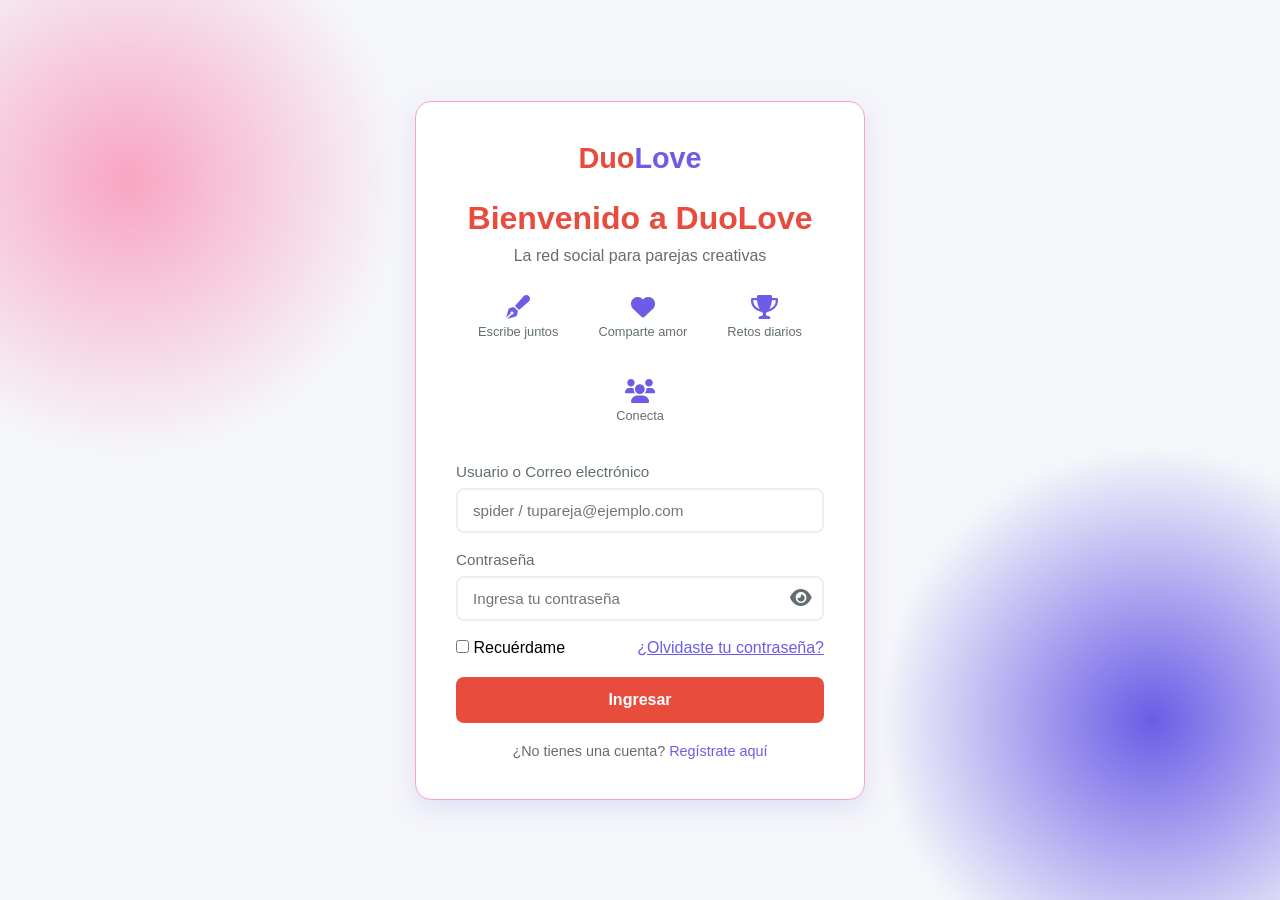
<file: stories.html>
<!DOCTYPE html>
<html lang="es">
<head>
    <meta charset="UTF-8">
    <meta name="viewport" content="width=device-width, initial-scale=1.0">
    <title>DuoLove - Historias</title>
    <link rel="stylesheet" href="styles.css">
    <link rel="stylesheet" href="https://cdnjs.cloudflare.com/ajax/libs/font-awesome/6.0.0-beta3/css/all.min.css">
</head>
<body>
    <div class="stories-container">
        <div class="navbar">
            <div class="logo" style="margin: 0;">
                <h2 style="font-size: 1.5rem;">Duo<span>Love</span></h2>
            </div>
            <div class="nav-links">
                <a href="profile.html">Perfil</a>
                <a href="stories.html">Historias</a>
                <a href="#" id="logoutBtn">Cerrar Sesión</a>
            </div>
        </div>
        
        <div class="stories-grid">
            <div class="feed" id="feed">
                <!-- Las historias se cargarán aquí -->
            </div>
            
            <div class="sidebar">
                <div class="publish-card">
                    <h3><i class="fas fa-pen-fancy"></i> Escribir nueva historia</h3>
                    <textarea id="storyText" rows="4" placeholder="¿Qué capítulo escribieron hoy? Comparte tu momento..."></textarea>
                    <button id="publishBtn" class="btn">📖 Publicar historia</button>
                </div>
                
                <div class="challenge-card">
                    <h3><i class="fas fa-trophy"></i> Reto del Día</h3>
                    <div class="challenge-text" id="challengeText">
                        Cargando reto...
                    </div>
                    <button id="newChallengeBtn" class="btn btn-secondary" style="font-size: 0.9rem;">
                        🔄 Nuevo Reto
                    </button>
                </div>
            </div>
        </div>
    </div>

    <script>
        const challenges = [
            "Escriban un poema de 4 líneas sobre el café de la mañana",
            "Describe el momento más divertido que han vivido juntos",
            "Escribe una carta de amor de 50 palabras",
            "¿Cuál es tu recuerdo favorito con tu pareja?",
            "Completa la frase: 'Nuestro amor es como...'",
            "Escribe un microcuento de terror romántico",
            "¿Qué canción describe su relación? ¿Por qué?",
            "Describe su primer beso en 3 oraciones",
            "Escribe una lista de 5 cosas que amas de tu pareja",
            "¿Cómo sería su viaje soñado juntos?"
        ];
        
        function getRandomChallenge() {
            return challenges[Math.floor(Math.random() * challenges.length)];
        }
        
        function loadStories() {
            const stories = JSON.parse(localStorage.getItem('stories')) || [];
            const currentUser = JSON.parse(sessionStorage.getItem('currentUser'));
            const feed = document.getElementById('feed');
            
            if (stories.length === 0) {
                feed.innerHTML = '<div style="text-align: center; padding: 40px; background: white; border-radius: 16px;">✨ No hay historias aún. ¡Sé el primero en publicar! ✨</div>';
                return;
            }
            
            stories.sort((a, b) => new Date(b.timestamp) - new Date(a.timestamp));
            
            feed.innerHTML = stories.map(story => {
                const isLiked = story.likedBy && story.likedBy.includes(currentUser.email);
                return `
                    <div class="story-card" data-id="${story.id}">
                        <div class="story-header">
                            <img src="${story.avatar || 'https://via.placeholder.com/50'}" class="story-avatar" alt="Avatar">
                            <div class="story-meta">
                                <h3>${story.coupleName}</h3>
                                <div class="story-date">${new Date(story.timestamp).toLocaleDateString('es-ES', { year: 'numeric', month: 'long', day: 'numeric', hour: '2-digit', minute: '2-digit' })}</div>
                            </div>
                        </div>
                        <div class="story-content">
                            ${story.text}
                        </div>
                        <button class="like-btn ${isLiked ? 'liked' : ''}" data-id="${story.id}">
                            <i class="fas fa-heart"></i> <span class="likes-count">${story.likes || 0}</span>
                        </button>
                    </div>
                `;
            }).join('');
            
            // Agregar event listeners a los botones de like
            document.querySelectorAll('.like-btn').forEach(btn => {
                btn.addEventListener('click', function(e) {
                    e.stopPropagation();
                    const storyId = this.getAttribute('data-id');
                    likeStory(storyId);
                });
            });
        }
        
        function likeStory(storyId) {
            const stories = JSON.parse(localStorage.getItem('stories')) || [];
            const currentUser = JSON.parse(sessionStorage.getItem('currentUser'));
            const storyIndex = stories.findIndex(s => s.id == storyId);
            
            if (storyIndex !== -1) {
                if (!stories[storyIndex].likedBy) {
                    stories[storyIndex].likedBy = [];
                }
                
                if (!stories[storyIndex].likedBy.includes(currentUser.email)) {
                    stories[storyIndex].likedBy.push(currentUser.email);
                    stories[storyIndex].likes = (stories[storyIndex].likes || 0) + 1;
                    localStorage.setItem('stories', JSON.stringify(stories));
                    loadStories();
                }
            }
        }
        
        document.addEventListener('DOMContentLoaded', function() {
            const currentUser = JSON.parse(sessionStorage.getItem('currentUser'));
            
            if (!currentUser) {
                window.location.href = 'index.html';
                return;
            }
            
            // Cargar reto aleatorio
            document.getElementById('challengeText').textContent = getRandomChallenge();
            
            // Cargar historias
            loadStories();
            
            // Publicar historia
            document.getElementById('publishBtn').addEventListener('click', function() {
                const storyText = document.getElementById('storyText').value.trim();
                
                if (!storyText) {
                    alert('Por favor escribe algo antes de publicar');
                    return;
                }
                
                const stories = JSON.parse(localStorage.getItem('stories')) || [];
                const newStory = {
                    id: Date.now(),
                    coupleName: currentUser.coupleName,
                    email: currentUser.email,
                    text: storyText,
                    timestamp: new Date().toISOString(),
                    likes: 0,
                    likedBy: [],
                    avatar: currentUser.avatar || null
                };
                
                stories.push(newStory);
                localStorage.setItem('stories', JSON.stringify(stories));
                
                document.getElementById('storyText').value = '';
                loadStories();
                
                // Mostrar mensaje de éxito
                const successMsg = document.createElement('div');
                successMsg.textContent = '¡Historia publicada con éxito!';
                successMsg.style.cssText = 'position: fixed; top: 20px; right: 20px; background: var(--success); color: white; padding: 10px 20px; border-radius: 8px; z-index: 1000;';
                document.body.appendChild(successMsg);
                setTimeout(() => successMsg.remove(), 3000);
            });
            
            // Nuevo reto
            document.getElementById('newChallengeBtn').addEventListener('click', function() {
                document.getElementById('challengeText').textContent = getRandomChallenge();
            });
            
            // Logout
            document.getElementById('logoutBtn').addEventListener('click', function(e) {
                e.preventDefault();
                sessionStorage.removeItem('currentUser');
                window.location.href = 'index.html';
            });
        });
    </script>
</body>
</html>
</file>
<file: styles.css>
:root {
    --primary: #E74C3C;
    --secondary: #F8A5C2;
    --accent: #6C5CE7;
    --light: #F5F6FA;
    --dark: #B33771;
    --text: #2d3436;
    --gray: #636E72;
    --success: #27ae60;
    --warning: #f39c12;
    --danger: #e74c3c;
}

* {
    margin: 0;
    padding: 0;
    box-sizing: border-box;
    font-family: 'Segoe UI', Tahoma, Geneva, Verdana, sans-serif;
}

body {
    background-color: var(--light);
    display: flex;
    justify-content: center;
    align-items: center;
    min-height: 100vh;
    padding: 20px;
    background-image: radial-gradient(circle at 10% 20%, var(--secondary) 0%, transparent 20%),
                      radial-gradient(circle at 90% 80%, var(--accent) 0%, transparent 20%);
}

/* Contenedores */
.container {
    display: flex;
    max-width: 1000px;
    width: 100%;
    border-radius: 20px;
    overflow: hidden;
    box-shadow: 0 15px 30px rgba(0, 0, 0, 0.1);
    flex-direction: column;
}

.login-container {
    background-color: white;
    padding: 40px;
    border-radius: 16px;
    box-shadow: 0 8px 24px rgba(107, 92, 231, 0.15);
    width: 100%;
    max-width: 450px;
    border: 1px solid var(--secondary);
}

.profile-container, .stories-container {
    max-width: 1200px;
    margin: 0 auto;
    padding: 30px;
    width: 100%;
}

/* Secciones */
.welcome-section {
    background: linear-gradient(135deg, var(--dark), var(--primary));
    color: white;
    padding: 40px 30px;
    display: flex;
    flex-direction: column;
    justify-content: center;
    text-align: center;
}

.form-section {
    background-color: white;
    padding: 30px;
}

/* Logo */
.logo {
    text-align: center;
    margin-bottom: 25px;
    cursor: pointer;
}

.logo h2 {
    font-size: 1.8rem;
    color: var(--primary);
    font-weight: 800;
}

.logo span {
    color: var(--accent);
}

/* Formularios */
.form-group {
    margin-bottom: 18px;
    position: relative;
}

.form-group label {
    display: block;
    margin-bottom: 8px;
    color: var(--gray);
    font-weight: 500;
    font-size: 0.95rem;
}

.form-group input {
    width: 100%;
    padding: 12px 15px;
    border: 2px solid #eee;
    border-radius: 8px;
    font-size: 0.95rem;
    transition: all 0.3s;
}

.form-group input:focus {
    border-color: var(--accent);
    outline: none;
    box-shadow: 0 0 0 3px rgba(108, 92, 231, 0.2);
}

.password-wrapper {
    position: relative;
}

.password-toggle {
    position: absolute;
    right: 12px;
    top: 50%;
    transform: translateY(-50%);
    cursor: pointer;
    color: var(--gray);
    font-size: 1.2rem;
}

/* Medidor de contraseña */
.password-strength {
    margin-top: 8px;
    height: 4px;
    border-radius: 2px;
    background-color: #eee;
    overflow: hidden;
}

.strength-bar {
    height: 100%;
    width: 0%;
    transition: all 0.3s;
}

.strength-text {
    font-size: 0.75rem;
    margin-top: 4px;
    color: var(--gray);
}

.strength-weak { background-color: var(--danger); width: 33%; }
.strength-medium { background-color: var(--warning); width: 66%; }
.strength-strong { background-color: var(--success); width: 100%; }

/* Tipo de pareja */
.couple-type {
    display: flex;
    gap: 10px;
    margin-bottom: 20px;
    flex-direction: column;
}

.couple-option {
    flex: 1;
    text-align: center;
}

.couple-option input {
    display: none;
}

.couple-option label {
    display: flex;
    align-items: center;
    justify-content: center;
    padding: 12px;
    border: 2px solid #eee;
    border-radius: 8px;
    cursor: pointer;
    transition: all 0.3s;
    gap: 8px;
}

.couple-option input:checked + label {
    border-color: var(--accent);
    background-color: rgba(108, 92, 231, 0.1);
}

/* Términos */
.terms {
    display: flex;
    align-items: flex-start;
    margin: 20px 0;
}

.terms input {
    margin-right: 10px;
    margin-top: 3px;
}

.terms label {
    color: var(--gray);
    font-size: 0.85rem;
    line-height: 1.4;
    text-align: left;
}

.terms a {
    color: var(--accent);
    text-decoration: none;
}

/* Botones */
.btn {
    width: 100%;
    padding: 14px;
    background-color: var(--primary);
    color: white;
    border: none;
    border-radius: 8px;
    font-size: 1rem;
    font-weight: 600;
    cursor: pointer;
    transition: all 0.3s;
}

.btn:hover {
    background-color: var(--dark);
    transform: translateY(-2px);
}

.btn-secondary {
    background-color: var(--accent);
}

.btn-secondary:hover {
    background-color: var(--dark);
}

/* Mensajes */
.error-message {
    color: var(--danger);
    font-size: 0.8rem;
    margin-top: 5px;
    display: none;
}

.success-message {
    color: var(--success);
    font-size: 0.9rem;
    margin-top: 10px;
    text-align: center;
    display: none;
}

/* Features */
.features {
    list-style: none;
    text-align: left;
    padding: 0 15px;
}

.features li {
    margin-bottom: 12px;
    display: flex;
    align-items: center;
    font-size: 0.9rem;
}

.features li::before {
    content: "❤";
    margin-right: 10px;
    color: var(--secondary);
}

/* Enlaces */
.login-link {
    text-align: center;
    margin-top: 20px;
    color: var(--gray);
    font-size: 0.9rem;
}

.login-link a {
    color: var(--accent);
    text-decoration: none;
    font-weight: 500;
}

/* Perfil */
.profile-header {
    background: linear-gradient(135deg, var(--dark), var(--primary));
    color: white;
    padding: 30px;
    border-radius: 16px;
    text-align: center;
    margin-bottom: 30px;
}

.profile-info {
    background-color: white;
    border-radius: 16px;
    padding: 30px;
    box-shadow: 0 4px 12px rgba(0,0,0,0.1);
}

.info-item {
    margin-bottom: 20px;
    padding: 10px;
    border-bottom: 1px solid #eee;
}

.info-label {
    font-weight: bold;
    color: var(--gray);
    display: inline-block;
    min-width: 150px;
}

/* Avatar */
.avatar-section {
    text-align: center;
    margin-bottom: 30px;
}

.avatar-preview {
    width: 120px;
    height: 120px;
    border-radius: 50%;
    object-fit: cover;
    border: 3px solid var(--primary);
    margin-bottom: 15px;
}

.avatar-input {
    display: none;
}

.avatar-btn {
    background-color: var(--accent);
    color: white;
    padding: 8px 16px;
    border-radius: 8px;
    cursor: pointer;
    display: inline-block;
    font-size: 0.9rem;
}

/* Edit mode */
.edit-mode .info-value {
    display: none;
}

.edit-mode .edit-input {
    display: inline-block;
}

.edit-input {
    display: none;
    padding: 5px 10px;
    border: 1px solid var(--accent);
    border-radius: 4px;
    font-size: 1rem;
}

/* Stories */
.stories-grid {
    display: grid;
    grid-template-columns: 1fr 300px;
    gap: 30px;
}

.feed {
    display: flex;
    flex-direction: column;
    gap: 20px;
}

.story-card {
    background: white;
    border-radius: 16px;
    padding: 20px;
    box-shadow: 0 2px 8px rgba(0,0,0,0.1);
}

.story-header {
    display: flex;
    align-items: center;
    gap: 15px;
    margin-bottom: 15px;
}

.story-avatar {
    width: 50px;
    height: 50px;
    border-radius: 50%;
    object-fit: cover;
}

.story-meta h3 {
    color: var(--primary);
    margin-bottom: 5px;
}

.story-date {
    font-size: 0.8rem;
    color: var(--gray);
}

.story-content {
    margin-bottom: 15px;
    line-height: 1.6;
}

.like-btn {
    background: none;
    border: none;
    cursor: pointer;
    font-size: 1.2rem;
    color: var(--gray);
    transition: all 0.3s;
    display: flex;
    align-items: center;
    gap: 5px;
}

.like-btn:hover {
    color: var(--primary);
    transform: scale(1.1);
}

.like-btn.liked {
    color: var(--primary);
}

/* Sidebar */
.sidebar {
    display: flex;
    flex-direction: column;
    gap: 20px;
}

.challenge-card, .publish-card {
    background: white;
    border-radius: 16px;
    padding: 20px;
    box-shadow: 0 2px 8px rgba(0,0,0,0.1);
}

.challenge-card h3, .publish-card h3 {
    color: var(--primary);
    margin-bottom: 15px;
}

.challenge-text {
    font-size: 1.1rem;
    line-height: 1.5;
    margin: 15px 0;
    padding: 15px;
    background: var(--light);
    border-radius: 8px;
    font-style: italic;
}

textarea {
    width: 100%;
    padding: 12px;
    border: 2px solid #eee;
    border-radius: 8px;
    font-size: 0.95rem;
    resize: vertical;
    margin-bottom: 10px;
}

/* Navbar */
.navbar {
    background: white;
    padding: 15px 30px;
    border-radius: 16px;
    margin-bottom: 30px;
    display: flex;
    justify-content: space-between;
    align-items: center;
    box-shadow: 0 2px 8px rgba(0,0,0,0.1);
}

.nav-links {
    display: flex;
    gap: 20px;
}

.nav-links a {
    color: var(--gray);
    text-decoration: none;
    transition: color 0.3s;
}

.nav-links a:hover {
    color: var(--primary);
}

/* Media Queries */
@media (min-width: 768px) {
    .container {
        flex-direction: row;
    }
    
    .welcome-section {
        padding: 50px;
        text-align: left;
    }
    
    .welcome-section h1 {
        font-size: 2.5rem;
    }
    
    .couple-type {
        flex-direction: row;
        gap: 15px;
    }
    
    .couple-option label {
        flex-direction: column;
        padding: 15px;
    }
    
    .stories-grid {
        grid-template-columns: 1fr 300px;
    }
}

@media (max-width: 768px) {
    .stories-grid {
        grid-template-columns: 1fr;
    }
}
</file>
